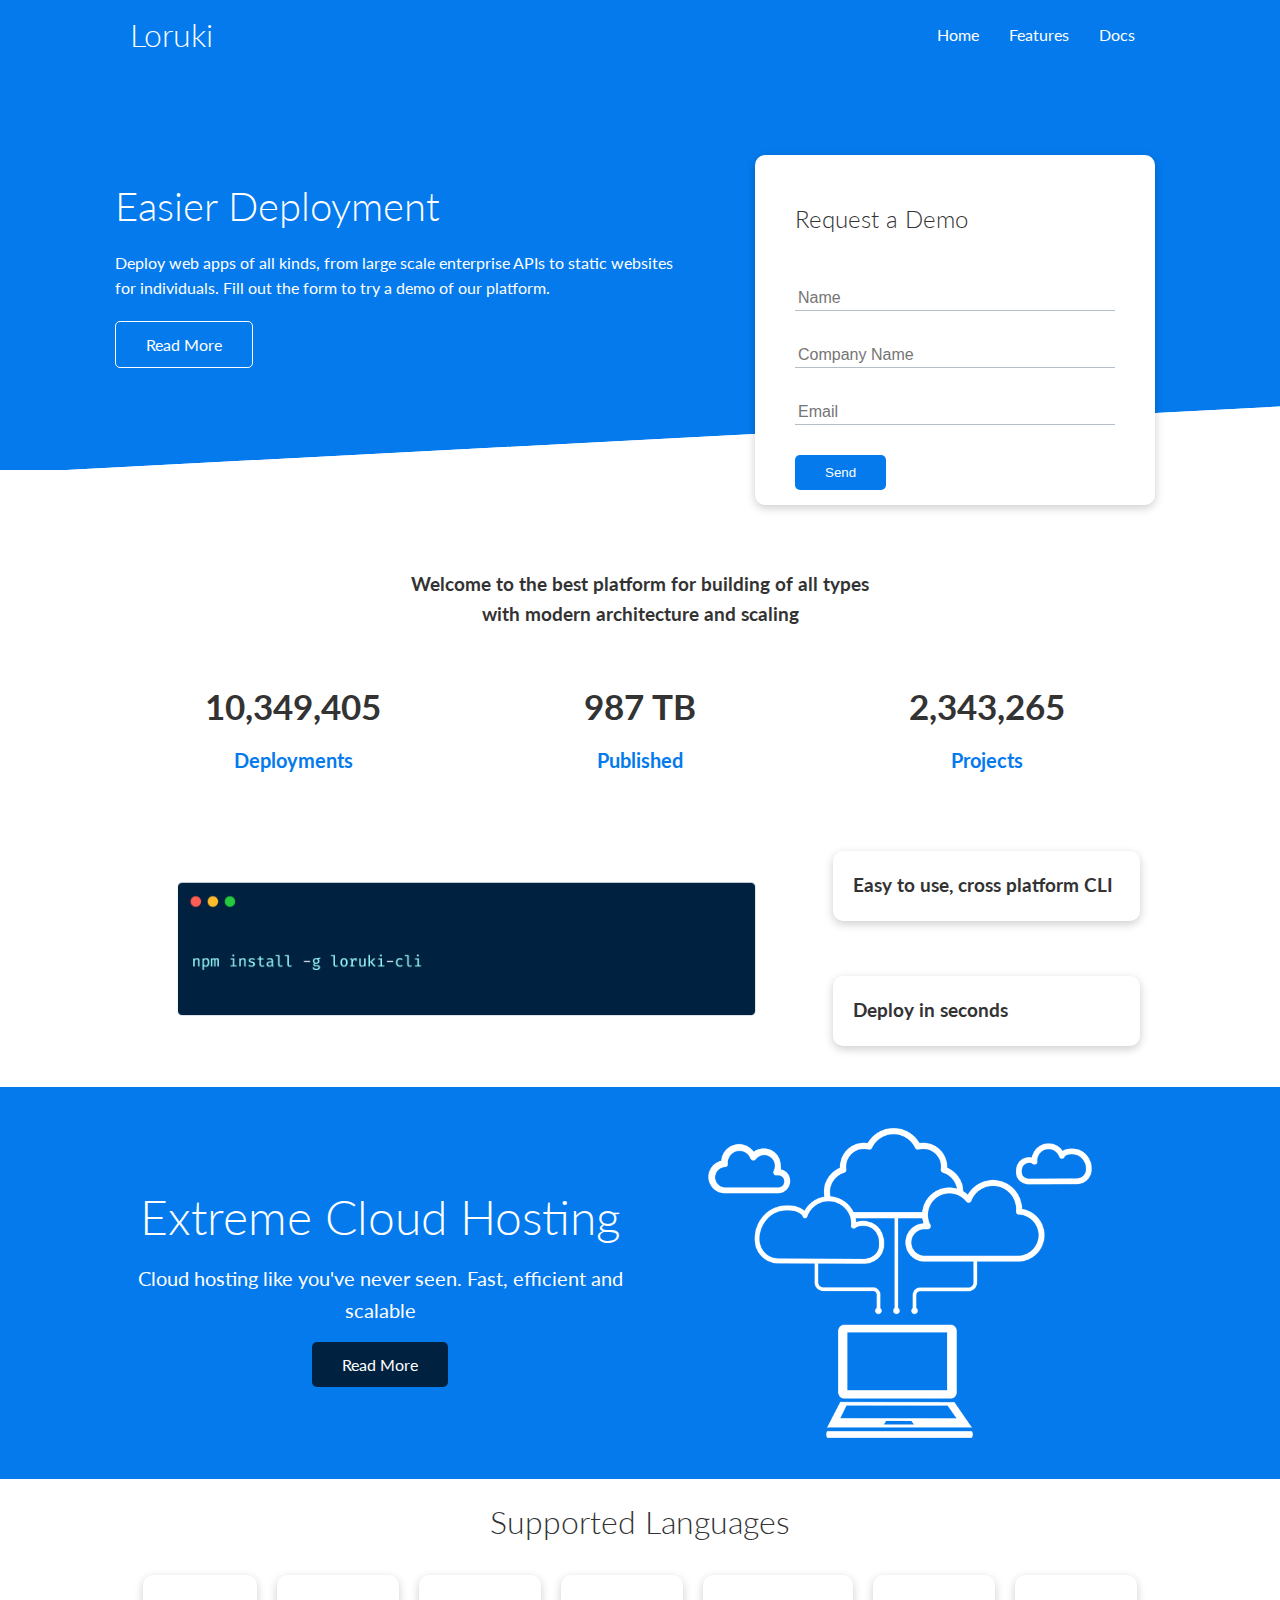
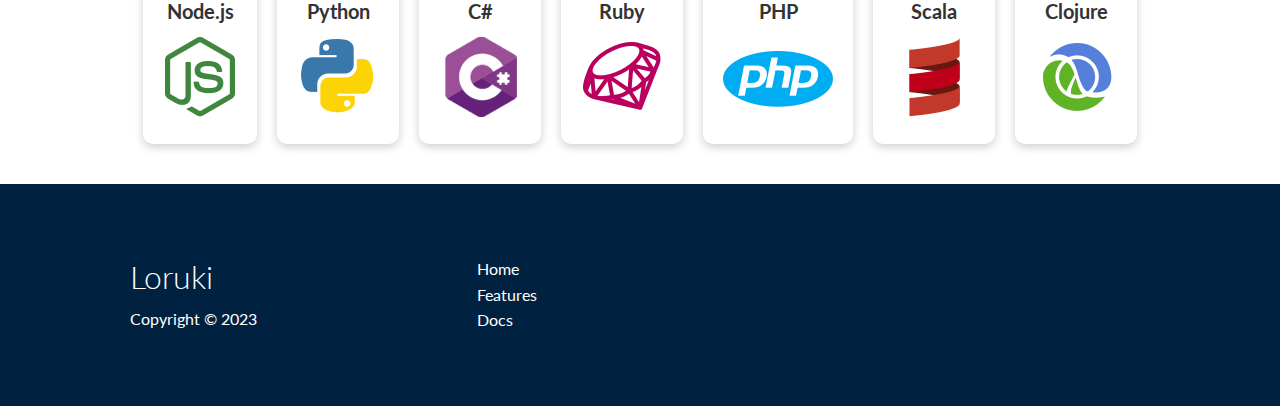
<file: index.html>
<!DOCTYPE html>
<html lang="en">

<head>
    <meta charset="UTF-8">
    <meta http-equiv="X-UA-Compatible" content="IE=edge">
    <meta name="viewport" content="width=device-width, initial-scale=1.0">
    <title>Loruki | Cloud Hosting For Everyone</title>
    <link rel="stylesheet" href="https://cdnjs.cloudflare.com/ajax/libs/font-awesome/6.3.0/css/all.min.css"
        integrity="sha512-SzlrxWUlpfuzQ+pcUCosxcglQRNAq/DZjVsC0lE40xsADsfeQoEypE+enwcOiGjk/bSuGGKHEyjSoQ1zVisanQ=="
        crossorigin="anonymous" referrerpolicy="no-referrer" />
    <link rel="stylesheet" href="css/utilities.css">
    <link rel="stylesheet" href="css/style.css">
</head>

<body>
    <!-- Navbar -->
    <div class="navbar">
        <div class="container flex">
            <h1 class="logo">Loruki</h1>
            <nav>
                <ul>
                    <li><a href="index.html">Home</a></li>
                    <li><a href="features.html">Features</a></li>
                    <li><a href="docs.html">Docs</a></li>
                </ul>
            </nav>
        </div>
    </div>
    <!-- Showcase -->
    <section class="showcase">
        <div class="container grid">
            <div class="showcase-text">
                <h1>Easier Deployment</h1>
                <p>Deploy web apps of all kinds, from large scale enterprise APIs to static websites for individuals.
                    Fill out the form to try a demo of our platform.</p>
                <a href="features.html" class="btn btn-outline">Read More</a>
            </div>
            <div class="showcase-form card">
                <h2>Request a Demo</h2>
                <!-- Netlify form insertion starts -->
                <form name="contact" method="POST" netlify-honeypot="bot-field" data-netlify="true">
                    <input type="hidden" name="form-name" value="contact">
                    <p class="hidden">
                        <label>
                            Don’t fill this out if you’re human: <input name="bot-field" />
                        </label>
                    </p>
                    <!-- Netlify form insertion ends -->
                    <div class="form-control">
                        <input type="text" name="name" placeholder="Name" required>
                        <div class="form-control">
                            <input type="text" name="company" placeholder="Company Name" required>
                        </div>
                        <div class="form-control">
                            <input type="email" name="email" placeholder="Email" required>
                        </div>
                    </div>
                    <input type="submit" value="Send" class="btn btn-primary">
                </form>
            </div>
        </div>
    </section>
    <!-- Stats -->
    <section class="stats">
        <div class="container">
            <h3 class="stats-heading text-center my-1">
                Welcome to the best platform for building of all types with modern architecture and scaling
            </h3>
            <div class="grid grid-3 text-center my-4">
                <div>
                    <i class="fas fa-server fa-3x"></i>
                    <h3>10,349,405</h3>
                    <p class="text-secondary">Deployments</p>
                </div>
                <div>
                    <i class="fas fa-upload fa-3x"></i>
                    <h3>987 TB</h3>
                    <p class="text-secondary">Published</p>
                </div>
                <div>
                    <i class="fas fa-project-diagram fa-3x"></i>
                    <h3>2,343,265</h3>
                    <p class="text-secondary">Projects</p>
                </div>
            </div>
        </div>
    </section>
    <!-- Cli -->
    <div class="section cli">
        <div class="container grid">
            <img src="images/cli.png" alt="Cli">
            <div class="card">
                <h3>Easy to use, cross platform CLI</h3>
            </div>
            <div class="card">
                <h3>Deploy in seconds</h3>
            </div>
        </div>
    </div>
    <!-- Cloud -->
    <section class="cloud bg-primary my-2 py-2">
        <div class="container grid">
            <div class="text-center">
                <h2 class="lg">Extreme Cloud Hosting</h2>
                <p class="lead my-1">Cloud hosting like you've never seen. Fast, efficient and scalable</p>
                <a href="features.html" class="btn btn-dark">Read More</a>
            </div>
            <img src="images/cloud.png" alt="Cloud hosting">
        </div>
    </section>
    <!-- Languages -->
    <section class="languages">
        <h2 class="md text-center my-2">Supported Languages</h2>
        <div class="container flex">
            <div class="card">
                <h4>Node.js</h4>
                <img src="images/logos/node.png" alt="">
            </div>
            <div class="card">
                <h4>Python</h4>
                <img src="images/logos/python.png" alt="">
            </div>
            <div class="card">
                <h4>C#</h4>
                <img src="images/logos/csharp.png" alt="">
            </div>
            <div class="card">
                <h4>Ruby</h4>
                <img src="images/logos/ruby.png" alt="">
            </div>
            <div class="card">
                <h4>PHP</h4>
                <img src="images/logos/php.png" alt="">
            </div>
            <div class="card">
                <h4>Scala</h4>
                <img src="images/logos/scala.png" alt="">
            </div>
            <div class="card">
                <h4>Clojure</h4>
                <img src="images/logos/clojure.png" alt="">
            </div>
        </div>
    </section>
    <!-- Footer -->
    <footer class="footer bg-dark py-5">
        <div class="container grid grid-3">
            <div>
                <h1>Loruki</h1>
                <p>Copyright &copy; 2023</p>
            </div>
            <nav>
                <ul>
                    <li><a href="index.html">Home</a></li>
                    <li><a href="features.html">Features</a></li>
                    <li><a href="docs.html">Docs</a></li>
                </ul>
            </nav>
            <div class="social">
                <a href="#"><i class="fab fa-github fa-2x"></i></a>
                <a href="#"><i class="fab fa-facebook fa-2x"></i></a>
                <a href="#"><i class="fab fa-instagram fa-2x"></i></a>
                <a href="#"><i class="fab fa-twitter fa-2x"></i></a>
            </div>
        </div>
    </footer>
</body>

</html>
</file>
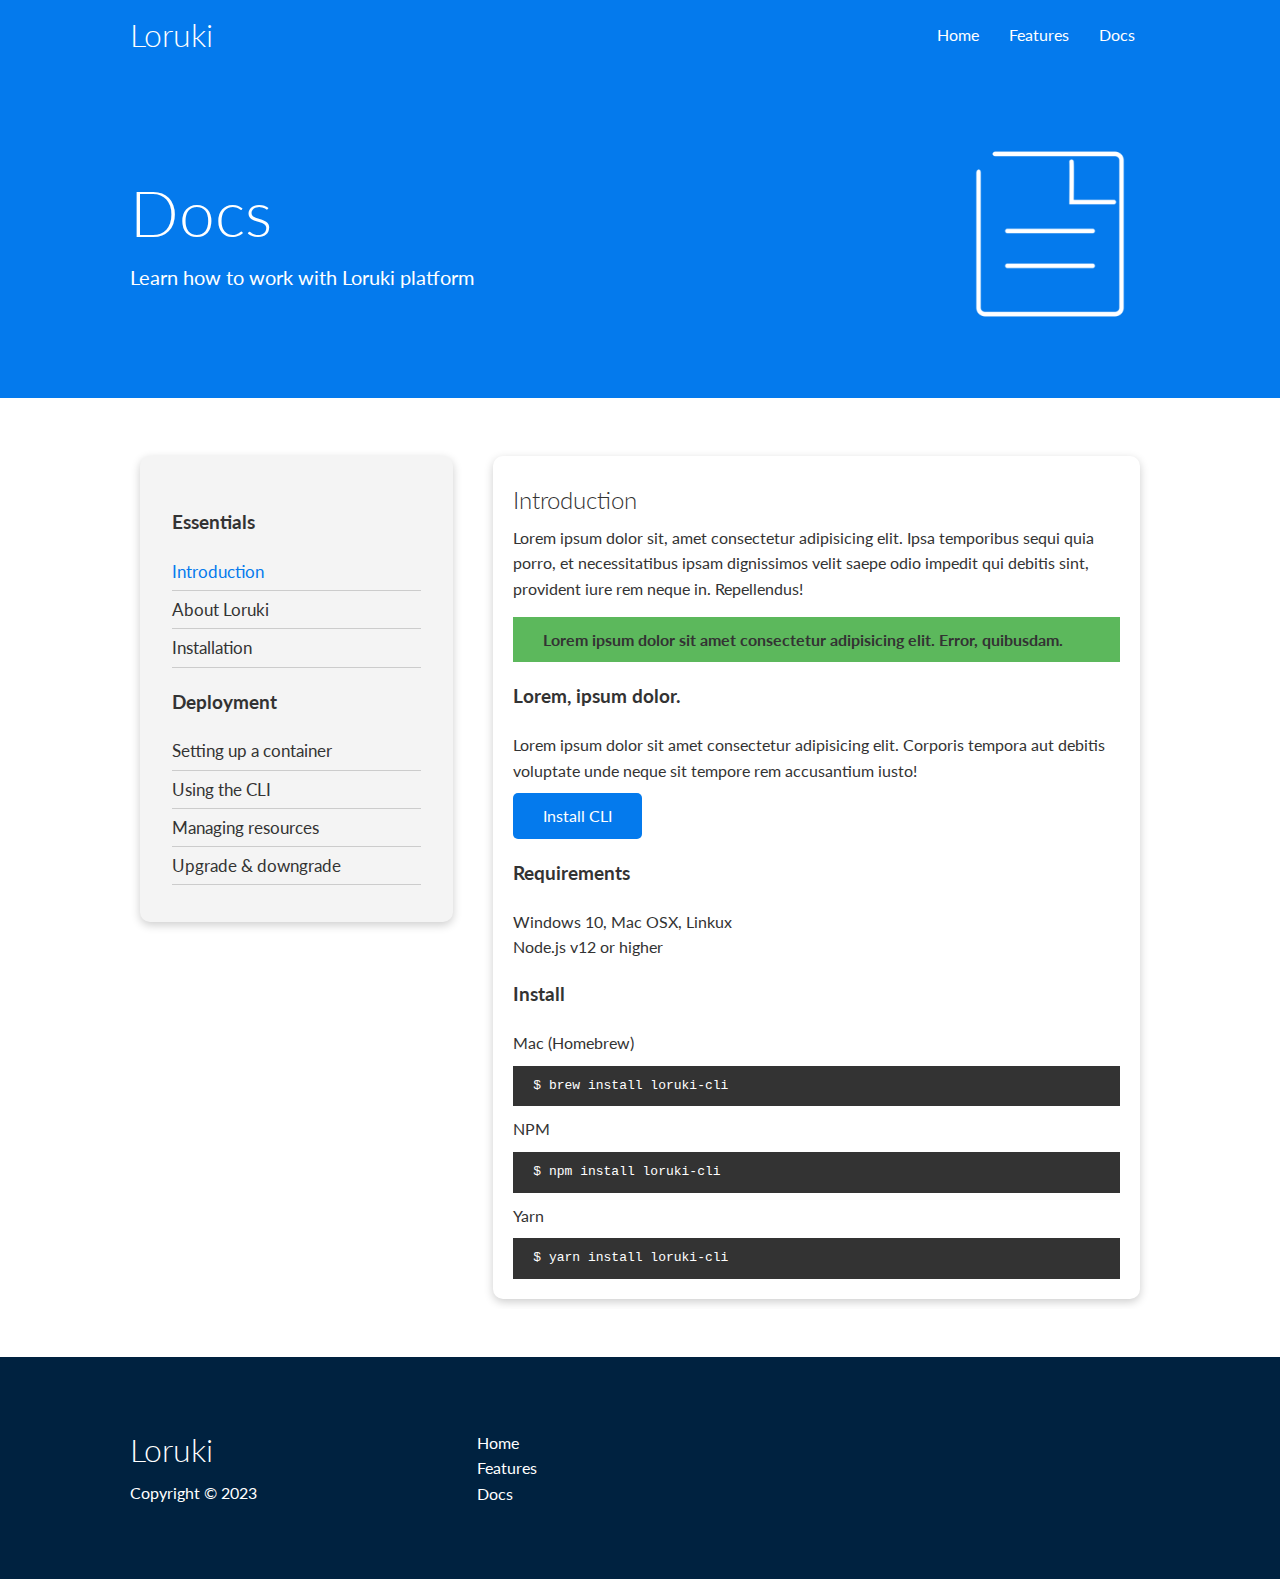
<file: docs.html>
<!DOCTYPE html>
<html lang="en">

<head>
    <meta charset="UTF-8">
    <meta http-equiv="X-UA-Compatible" content="IE=edge">
    <meta name="viewport" content="width=device-width, initial-scale=1.0">
    <title>Loruki | Cloud Hosting For Everyone</title>
    <link rel="stylesheet" href="https://cdnjs.cloudflare.com/ajax/libs/font-awesome/6.3.0/css/all.min.css"
        integrity="sha512-SzlrxWUlpfuzQ+pcUCosxcglQRNAq/DZjVsC0lE40xsADsfeQoEypE+enwcOiGjk/bSuGGKHEyjSoQ1zVisanQ=="
        crossorigin="anonymous" referrerpolicy="no-referrer" />
    <link rel="stylesheet" href="css/utilities.css">
    <link rel="stylesheet" href="css/style.css">
</head>

<body>
    <!-- Navbar -->
    <div class="navbar">
        <div class="container flex">
            <h1 class="logo">Loruki</h1>
            <nav>
                <ul>
                    <li><a href="index.html">Home</a></li>
                    <li><a href="features.html">Features</a></li>
                    <li><a href="docs.html">Docs</a></li>
                </ul>
            </nav>
        </div>
    </div>
    <!-- Docs Head -->
    <section class="docs-head bg-primary py-5">
        <div class="container grid">
            <div>
                <h1 class="xl">Docs</h1>
                <p class="lead">
                    Learn how to work with Loruki platform
                </p>
            </div>
            <img src="images/docs.png" alt="">
        </div>
    </section>
    <!-- Docs Main -->
    <section class="docs-main my-4">
        <div class="container grid">
            <div class="card bg-light p-3">
                <h3 class="my-2">Essentials</h3>
                <nav>
                    <ul>
                        <li><a class="text-primary" href="#">Introduction</a></li>
                        <li><a href="#">About Loruki</a></li>
                        <li><a href="#">Installation</a></li>
                    </ul>
                </nav>
                <h3 class="my-2">Deployment</h3>
                <nav>
                    <ul>
                        <li><a href="#">Setting up a container</a></li>
                        <li><a href="#">Using the CLI</a></li>
                        <li><a href="#">Managing resources</a></li>
                        <li><a href="#">Upgrade & downgrade</a></li>
                    </ul>
                </nav>
            </div>
            <div class="card">
                <h2>Introduction</h2>
                <p>Lorem ipsum dolor sit, amet consectetur adipisicing elit. Ipsa temporibus sequi quia porro, et
                    necessitatibus ipsam dignissimos velit saepe odio impedit qui debitis sint, provident iure rem neque
                    in. Repellendus!</p>

                <div class="alert alert-success">
                    <i class="fas fa-info"></i>
                    Lorem ipsum dolor sit amet consectetur adipisicing elit. Error, quibusdam.
                </div>

                <h3>Lorem, ipsum dolor.</h3>
                <p>Lorem ipsum dolor sit amet consectetur adipisicing elit. Corporis tempora aut debitis voluptate unde
                    neque sit tempore rem accusantium iusto!</p>
                <a href="#" class="btn btn-primary">Install CLI</a>

                <h3>Requirements</h3>
                <ul>
                    <li>Windows 10, Mac OSX, Linkux</li>
                    <li>Node.js v12 or higher</li>
                </ul>

                <h3>Install</h3>
                <p>Mac (Homebrew)</p>
                <pre><code>$ brew install loruki-cli</code></pre>
                <p>NPM</p>
                <pre><code>$ npm install loruki-cli</code></pre>
                <p>Yarn</p>
                <pre><code>$ yarn install loruki-cli</code></pre>
            </div>
        </div>
    </section>
    <!-- Footer -->
    <footer class="footer bg-dark py-5">
        <div class="container grid grid-3">
            <div>
                <h1>Loruki</h1>
                <p>Copyright &copy; 2023</p>
            </div>
            <nav>
                <ul>
                    <li><a href="index.html">Home</a></li>
                    <li><a href="features.html">Features</a></li>
                    <li><a href="docs.html">Docs</a></li>
                </ul>
            </nav>
            <div class="social">
                <a href="#"><i class="fab fa-github fa-2x"></i></a>
                <a href="#"><i class="fab fa-facebook fa-2x"></i></a>
                <a href="#"><i class="fab fa-instagram fa-2x"></i></a>
                <a href="#"><i class="fab fa-twitter fa-2x"></i></a>
            </div>
        </div>
    </footer>
</body>

</html>
</file>
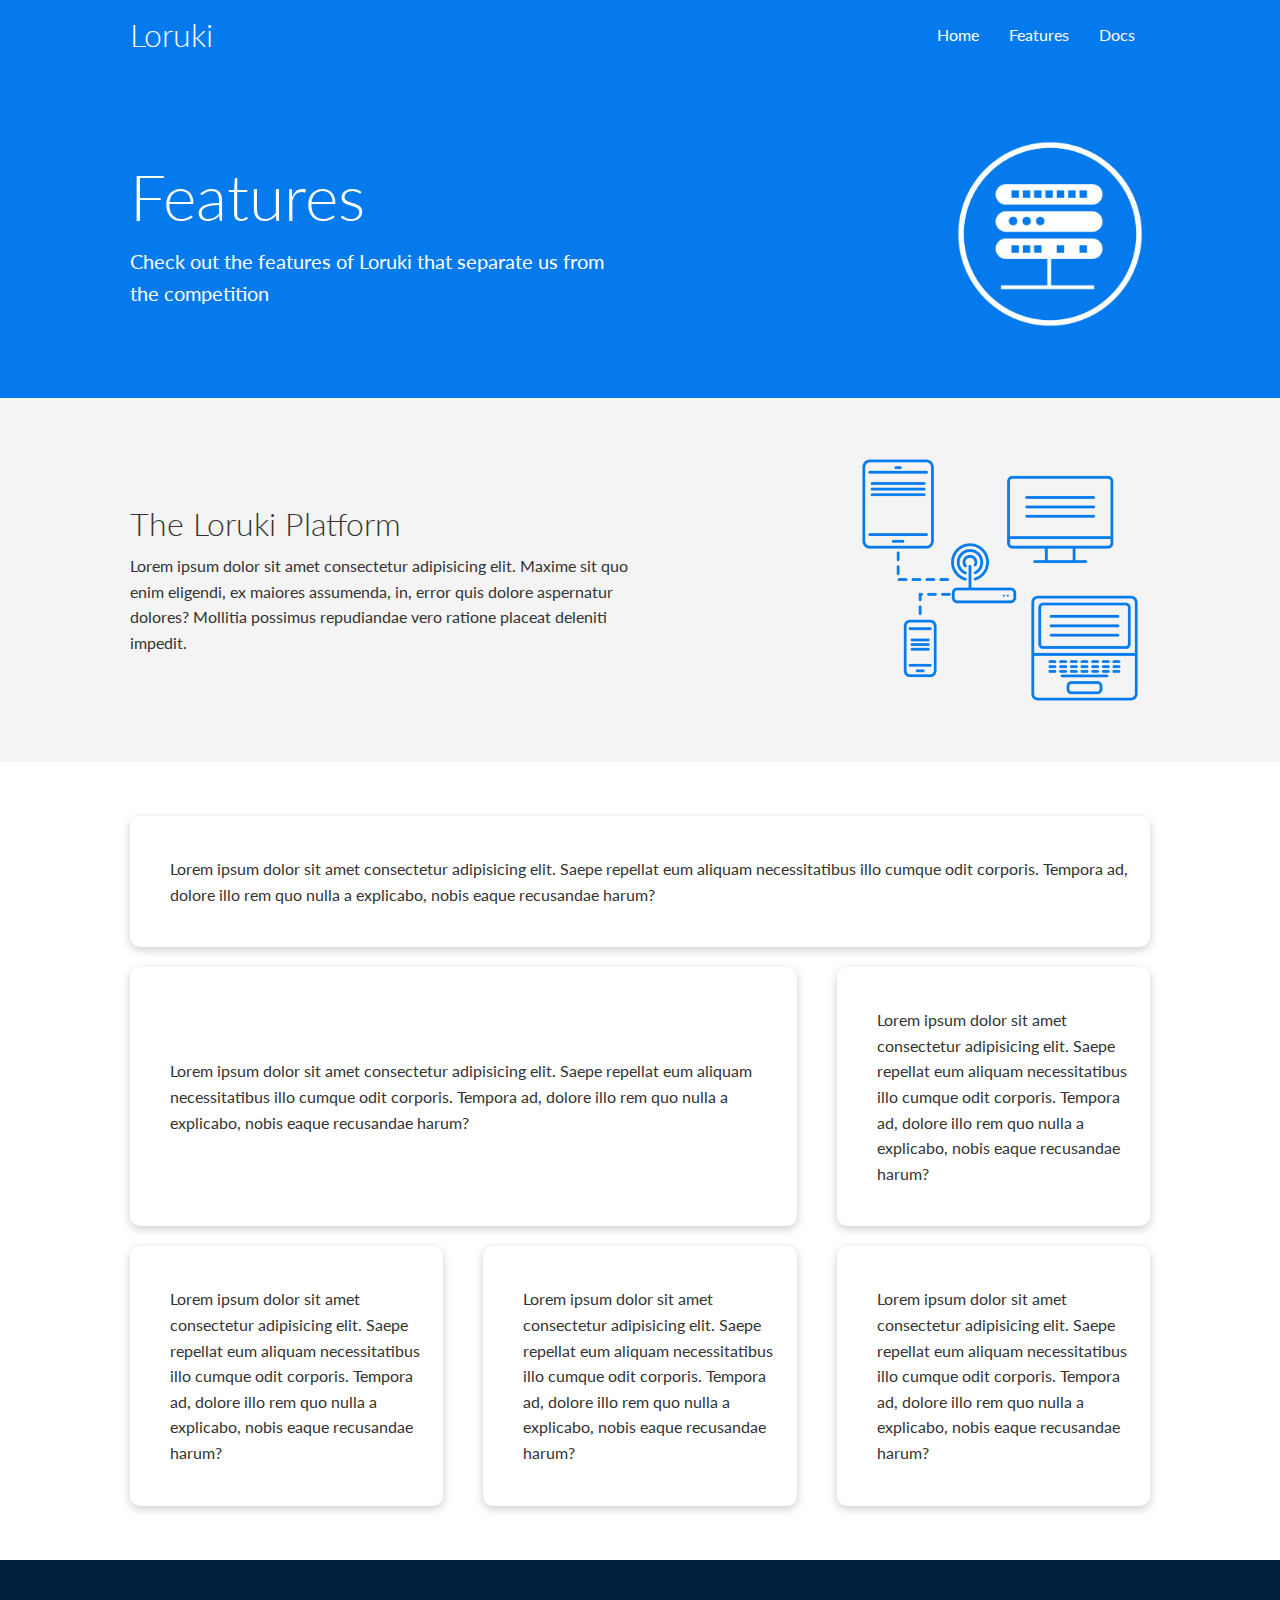
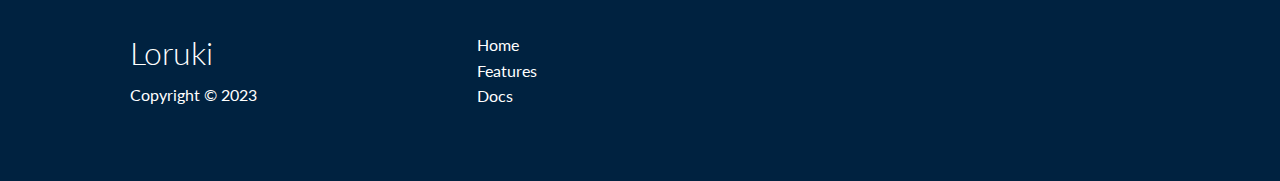
<file: features.html>
<!DOCTYPE html>
<html lang="en">

<head>
    <meta charset="UTF-8">
    <meta http-equiv="X-UA-Compatible" content="IE=edge">
    <meta name="viewport" content="width=device-width, initial-scale=1.0">
    <title>Loruki | Cloud Hosting For Everyone</title>
    <link rel="stylesheet" href="https://cdnjs.cloudflare.com/ajax/libs/font-awesome/6.3.0/css/all.min.css"
        integrity="sha512-SzlrxWUlpfuzQ+pcUCosxcglQRNAq/DZjVsC0lE40xsADsfeQoEypE+enwcOiGjk/bSuGGKHEyjSoQ1zVisanQ=="
        crossorigin="anonymous" referrerpolicy="no-referrer" />
    <link rel="stylesheet" href="css/utilities.css">
    <link rel="stylesheet" href="css/style.css">
</head>

<body>
    <!-- Navbar -->
    <div class="navbar">
        <div class="container flex">
            <h1 class="logo">Loruki</h1>
            <nav>
                <ul>
                    <li><a href="index.html">Home</a></li>
                    <li><a href="features.html">Features</a></li>
                    <li><a href="docs.html">Docs</a></li>
                </ul>
            </nav>
        </div>
    </div>
    <!-- Head -->
    <section class="features-head bg-primary py-5">
        <div class="container grid">
            <div>
                <h1 class="xl">Features</h1>
                <p class="lead">
                    Check out the features of Loruki that separate us from the competition
                </p>
            </div>
            <img src="images/server.png" alt="">
        </div>
    </section>
    <!-- Subhead -->
    <section class="features-sub-head bg-light py-3">
        <div class="container grid">
            <div>
                <h1 class="md">The Loruki Platform</h1>
                <p>
                    Lorem ipsum dolor sit amet consectetur adipisicing elit. Maxime sit quo enim eligendi, ex maiores
                    assumenda, in, error quis dolore aspernatur dolores? Mollitia possimus repudiandae vero ratione
                    placeat deleniti impedit.
                </p>
            </div>
            <img src="images/server2.png" alt="">
        </div>
    </section>
    <!-- Main -->
    <section class="features-main my-2">
        <div class="container grid grid-3">
            <div class="card flex">
                <i class="fas fa-server fa-3x"></i>
                <p>Lorem ipsum dolor sit amet consectetur adipisicing elit. Saepe repellat eum aliquam necessitatibus
                    illo cumque odit corporis. Tempora ad, dolore illo rem quo nulla a explicabo, nobis eaque recusandae
                    harum?</p>
            </div>
            <div class="card flex">
                <i class="fas fa-network-wired fa-3x"></i>
                <p>Lorem ipsum dolor sit amet consectetur adipisicing elit. Saepe repellat eum aliquam necessitatibus
                    illo cumque odit corporis. Tempora ad, dolore illo rem quo nulla a explicabo, nobis eaque recusandae
                    harum?</p>
            </div>
            <div class="card flex">
                <i class="fas fa-laptop-code fa-3x"></i>
                <p>Lorem ipsum dolor sit amet consectetur adipisicing elit. Saepe repellat eum aliquam necessitatibus
                    illo cumque odit corporis. Tempora ad, dolore illo rem quo nulla a explicabo, nobis eaque recusandae
                    harum?</p>
            </div>
            <div class="card flex">
                <i class="fas fa-database fa-3x"></i>
                <p>Lorem ipsum dolor sit amet consectetur adipisicing elit. Saepe repellat eum aliquam necessitatibus
                    illo cumque odit corporis. Tempora ad, dolore illo rem quo nulla a explicabo, nobis eaque recusandae
                    harum?</p>
            </div>
            <div class="card flex">
                <i class="fas fa-power-off fa-3x"></i>
                <p>Lorem ipsum dolor sit amet consectetur adipisicing elit. Saepe repellat eum aliquam necessitatibus
                    illo cumque odit corporis. Tempora ad, dolore illo rem quo nulla a explicabo, nobis eaque recusandae
                    harum?</p>
            </div>
            <div class="card flex">
                <i class="fas fa-upload fa-3x"></i>
                <p>Lorem ipsum dolor sit amet consectetur adipisicing elit. Saepe repellat eum aliquam necessitatibus
                    illo cumque odit corporis. Tempora ad, dolore illo rem quo nulla a explicabo, nobis eaque recusandae
                    harum?</p>
            </div>
        </div>
    </section>
    <!-- Footer -->
    <footer class="footer bg-dark py-5">
        <div class="container grid grid-3">
            <div>
                <h1>Loruki</h1>
                <p>Copyright &copy; 2023</p>
            </div>
            <nav>
                <ul>
                    <li><a href="index.html">Home</a></li>
                    <li><a href="features.html">Features</a></li>
                    <li><a href="docs.html">Docs</a></li>
                </ul>
            </nav>
            <div class="social">
                <a href="#"><i class="fab fa-github fa-2x"></i></a>
                <a href="#"><i class="fab fa-facebook fa-2x"></i></a>
                <a href="#"><i class="fab fa-instagram fa-2x"></i></a>
                <a href="#"><i class="fab fa-twitter fa-2x"></i></a>
            </div>
        </div>
    </footer>
</body>

</html>
</file>
<file: css/utilities.css>
.container {
    max-width: 1100px;
    margin: 0 auto;
    overflow: auto;
    padding: 0 40px;
}

.card {
    background: #fff;
    color: #333;
    border-radius: 10px;
    box-shadow: 0 3px 10px rgb(0, 0, 0, 0.2);
    padding: 20px;
    margin: 10px;
}

.btn {
    display: inline-block;
    padding: 10px 30px;
    cursor: pointer;
    background: var(--primary-color);
    color: #fff;
    border: none;
    border-radius: 5px;
}

.btn:hover {
    transform: scale(0.9);
}

.btn-outline {
    background: transparent;
    border: 1px #fff solid;
}

/* Backgrounds & colored buttons*/
.bg-primary,
.btn-primary {
    background: var(--primary-color);
    color: #fff;
}

.bg-secondary,
.btn-secondary {
    background: var(--secondary-color);
    color: #fff;
}

.bg-dark,
.btn-dark {
    background: var(--dark-color);
    color: #fff;
}

.bg-light,
.btn-light {
    background: var(--light-color);
    color: #333;
}

.bg-primary a,
.btn-primary a,
.bg-secondary a,
.btn-secondary a,
.bg-dark a,
.btn-dark a {
    color: #fff;
}

/* Text colors */
.text-primary {
    color: var(--primary-color);
}
.text-secondary {
    color: var(--primary-color);
}

.text-dark {
    color: var(--dark-color);
}

.text-light {
    color: var(--light-color);
}

/* Test sizes */
.lead {
    font-size: 20px;
}

.sm {
    font-size: 1rem;
}

.md {
    font-size: 2rem;
}

.lg {
    font-size: 3rem;
}

.xl {
    font-size: 4rem;
}

.text-center {
    text-align: center;
}

/* Alert */
.alert {
    background: var(--light-color);
    padding: 10px 20px;
    font-weight: bold;
    margin: 15px 0;
}

.alert i {
    margin-right: 10px;
}

.alert-success {
    background: var(--success-color);
}

.aler-error {
    background: var(--error-color);
}

.flex {
    display: flex;
    justify-content: center;
    align-items: center;
    height: 100%;
}

.grid {
    display: grid;
    grid-template-columns: repeat(2, 1fr);
    gap: 20px;
    justify-content: center;
    align-items: center;
    height: 100%;
}

.grid-3 {
    grid-template-columns: repeat(3, 1fr);
}

/* Margin */
.my-1 {
    margin: 1rem 0;
}

.my-2 {
    margin: 1.5rem 0;
}

.my-3 {
    margin: 2rem 0;
}

.my-4 {
    margin: 3rem 0;
}

.my-5 {
    margin: 4rem 0;
}

.m-1 {
    margin: 1rem;
}

.m-2 {
    margin: 1.5rem;
}

.m-3 {
    margin: 2rem;
}

.m-4 {
    margin: 3rem;
}

.m-5 {
    margin: 4rem;
}

/* Padding */
.py-1 {
    padding: 1rem 0;
}

.py-2 {
    padding: 1.5rem 0;
}

.py-3 {
    padding: 2rem 0;
}

.py-4 {
    padding: 3rem 0;
}

.py-5 {
    padding: 4rem 0;
}

.p-1 {
    padding: 1rem;
}

.p-2 {
    padding: 1.5rem;
}

.p-3 {
    padding: 2rem;
}

.p-4 {
    padding: 3rem;
}

.p-5 {
    padding: 4rem;
}
</file>
<file: css/style.css>
@import url('https://fonts.googleapis.com/css2?family=Lato:wght@300&display=swap');

:root {
    --primary-color: #047aed;
    --secondary-color: #1c3fa8;
    --dark-color: #002240;
    --light-color: #f4f4f4;
    --success-color: #5cb85c;
    --error-color: #d9534f;
}

* {
    box-sizing: border-box;
    margin: 0;
    padding: 0;
}

body {
    font-family: 'Lato', sans-serif;
    color: #333;
    line-height: 1.6;
}

/* Global Styles*/
ul {
    list-style-type: none;
}

a {
    text-decoration: none;
    color: #333;
}

h1,
h2 {
    font-weight: 300;
    line-height: 1.2;
    margin: 10px 0;
}

p {
    margin: 10px 0;
}

img {
    max-width: 100%;
}

code,
pre {
    background: #333;
    color: #fff;
    padding: 10px;
}

.hidden {
    visibility: hidden;
    height: 0;
}

/* Navbar */
.navbar {
    background: var(--primary-color);
    color: #fff;
    height: 70px;
}

.navbar ul {
    display: flex;
}

.navbar a {
    color: #fff;
    padding: 10px;
    margin: 0 5px;
}

.navbar a:hover {
    border-bottom: 2px #fff solid;
}

.navbar .flex {
    justify-content: space-between;
}

/* Showcase */
.showcase {
    height: 400px;
    background: var(--primary-color);
    color: #fff;
    position: relative;
}

.showcase h1 {
    font-size: 40px;
}

.showcase p {
    margin: 20px 0;
}

.showcase .grid {
    grid-template-columns: 55% 45%;
    gap: 30px;
    overflow: visible;
}

.showcase-text {
    animation: slideFromLeft 1s ease-in;
}

.showcase-form {
    position: relative;
    top: 60px;
    height: 350px;
    width: 400px;
    padding: 40px;
    z-index: 100;
    justify-self: flex-end;
    animation: slideFromRight 1s ease-in;
}

.showcase-form .form-control {
    margin: 30px 0;
}

.showcase-form input[type="text"],
.showcase-form input[type="email"] {
    border: 0;
    border-bottom: 1px solid #b4becb;
    width: 100%;
    padding: 3px;
    font-size: 16px;
}

.showcase-form input:focus {
    outline: none;
}

.showcase::before,
.showcase::after {
    content: '';
    position: absolute;
    height: 100px;
    bottom: -70px;
    right: 0;
    left: 0;
    background: #fff;
    transform: skewY(-3deg);
    -webkit-transform: skewY(-3deg);
    -moz-transform: skewY(-3deg);
    -ms-transform: skewY(-3deg);
}

/* Stats */
.stats {
    padding-top: 100px;
    animation: slideFromBottom 1s ease-in;
}

.stats-heading {
    max-width: 500px;
    margin: 0 auto;
}

.stats .grid h3 {
    font-size: 35px;
}

.stats .grid p {
    font-size: 20px;
    font-weight: bold;
}

/* Cli */
.cli .grid {
    grid-template-columns: repeat(3, 1fr);
    grid-template-rows: repeat(2, 1fr);
}

.cli .grid > *:first-child {
    grid-column: 1 / span 2;
    grid-row: 1 / span 2;
}

/* Languages */
.languages .flex {
    flex-wrap: wrap;
}

.languages .card {
    text-align: center;
    margin: 10px 10px 40px;
    transition: transform 0.2s ease-in;
}

.languages .card:hover {
    transform: translateY(-15px);
}

.languages .card h4 {
    font-size: 20px;
    margin-bottom: 10px;
}

/* Features */
.features-head img {
    width: 200px;
    justify-self: flex-end;
}

.features-sub-head img {
    width: 300px;
    justify-self: flex-end;
}

.features-main .card > i {
    margin-right: 20px;
}

.features-main .grid {
    padding: 30px;
}

.features-main .grid > *:first-child {
    grid-column: 1 / span 3;
}

.features-main .grid > *:nth-child(2) {
    grid-column: 1 / span 2;
}

/* Docs */
.docs-head img {
    width: 200px;
    justify-self: flex-end;
}

.docs-main h3 {
    margin: 20px 0;
}

.docs-main .grid {
    grid-template-columns: 1fr 2fr;
    align-items: flex-start;
}

.docs-main nav li {
    font-size: 17px;
    padding-bottom: 5px;
    margin-bottom: 5px;
    border-bottom: 1px #ccc solid;
}

.docs-main a:hover {
    font-weight: bold;
}

/* Footer */
.footer .social a {
    margin: 0 10px;
}

/* Animations */
@keyframes slideFromLeft {
    0% {
        transform: translateX(-100%);
    }
    100% {
        transform: translateX(0);
    }
}

@keyframes slideFromRight {
    0% {
        transform: translateX(100%);
    }
    100% {
        transform: translateX(0);
    }
}

@keyframes slideFromTop {
    0% {
        transform: translateY(-100%);
    }
    100% {
        transform: translateY(0);
    }
}

@keyframes slideFromBottom {
    0% {
        transform: translateY(100%);
    }
    100% {
        transform: translateY(0);
    }
}

/* Tablets and under */
@media(max-width: 768px){
    .grid,
    .showcase .grid,
    .stats .grid,
    .cli .grid,
    .cloud .grid,
    .features-main .grid,
    .docs .grid {
        grid-template-columns: 1fr;
        grid-template-rows: 1fr;
    }
    .showcase {
        height: auto;
    }
    .showcase-text {
        text-align: center;
        margin-top: 40px;
        animation: slideFromTop 1s ease-in;
    }
    .showcase-form {
        justify-self: center;
        margin: auto;
        animation: slideFromBottom 1s ease-in;
    }
    .cli .grid > *:first-child {
        grid-column: 1;
        grid-row: 1;
    }
    .features-head,
    .features-sub-head,
    .docs-head {
        text-align: center;
    }
    .features-head img,
    .features-sub-head img,
    .docs-head img {
        justify-self: center;
    }
    .features-main .grid >*:first-child,
    .features-main .grid >*:nth-child(2) {
        grid-column: 1;
    }
}

/* Mobile */
@media(max-width: 500px){
    .navbar {
        height: 110px;
    }
    .navbar .flex {
        flex-direction: column;
    }
    .navbar ul {
        padding: 10px;
        background: rgba(0, 0, 0, 0.1);
    }
}
</file>
